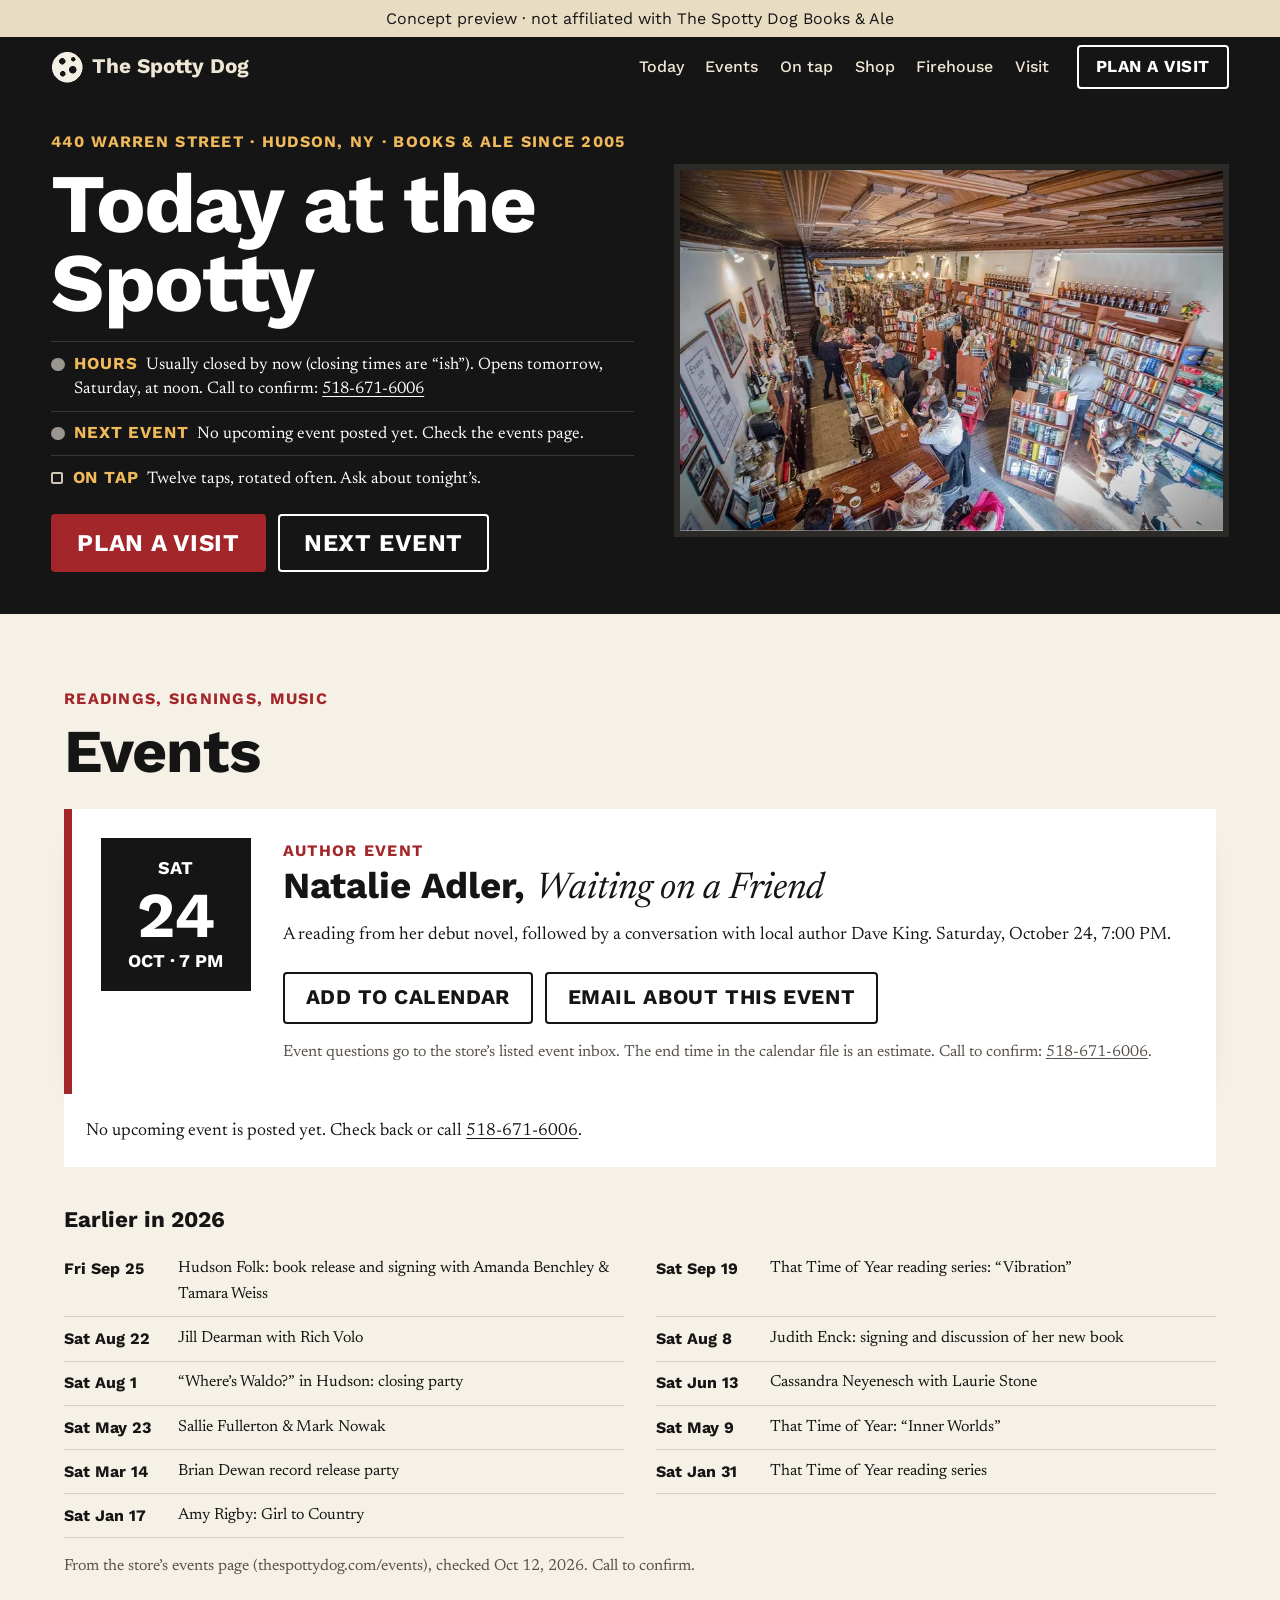
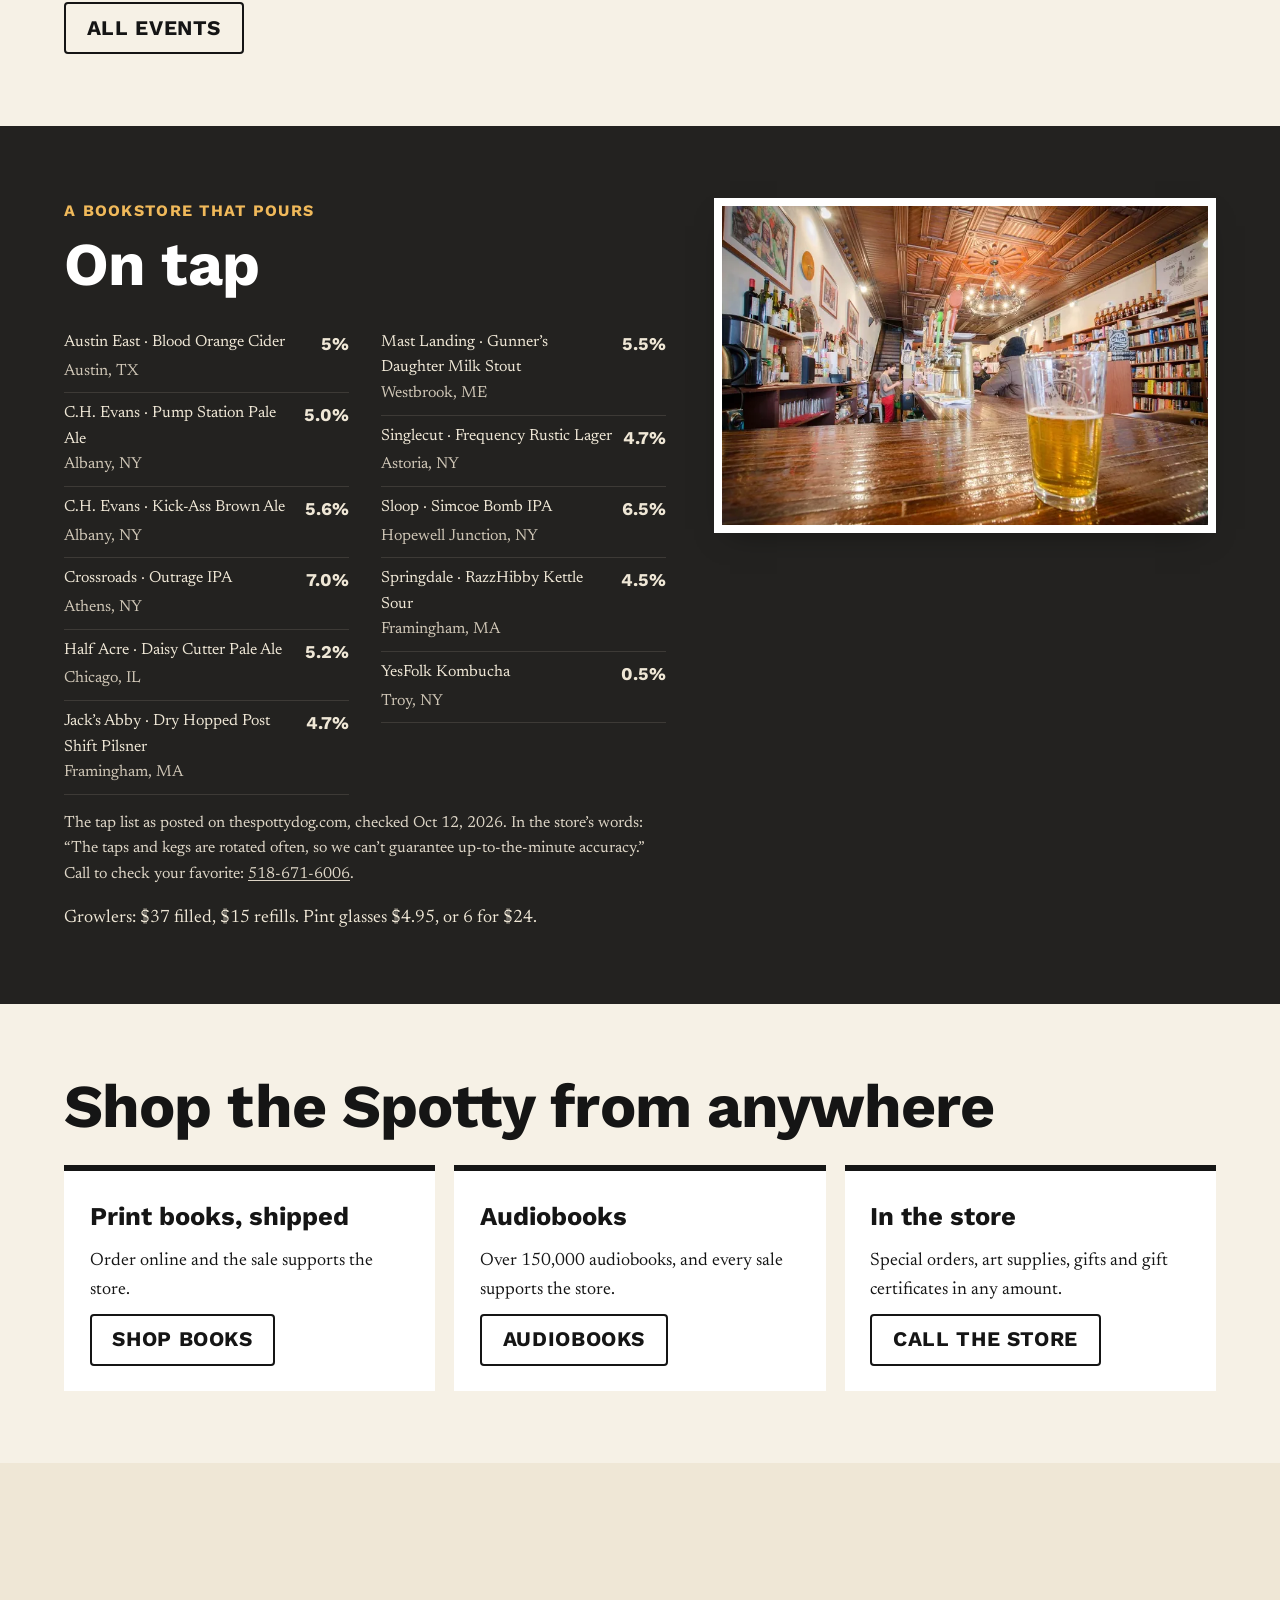
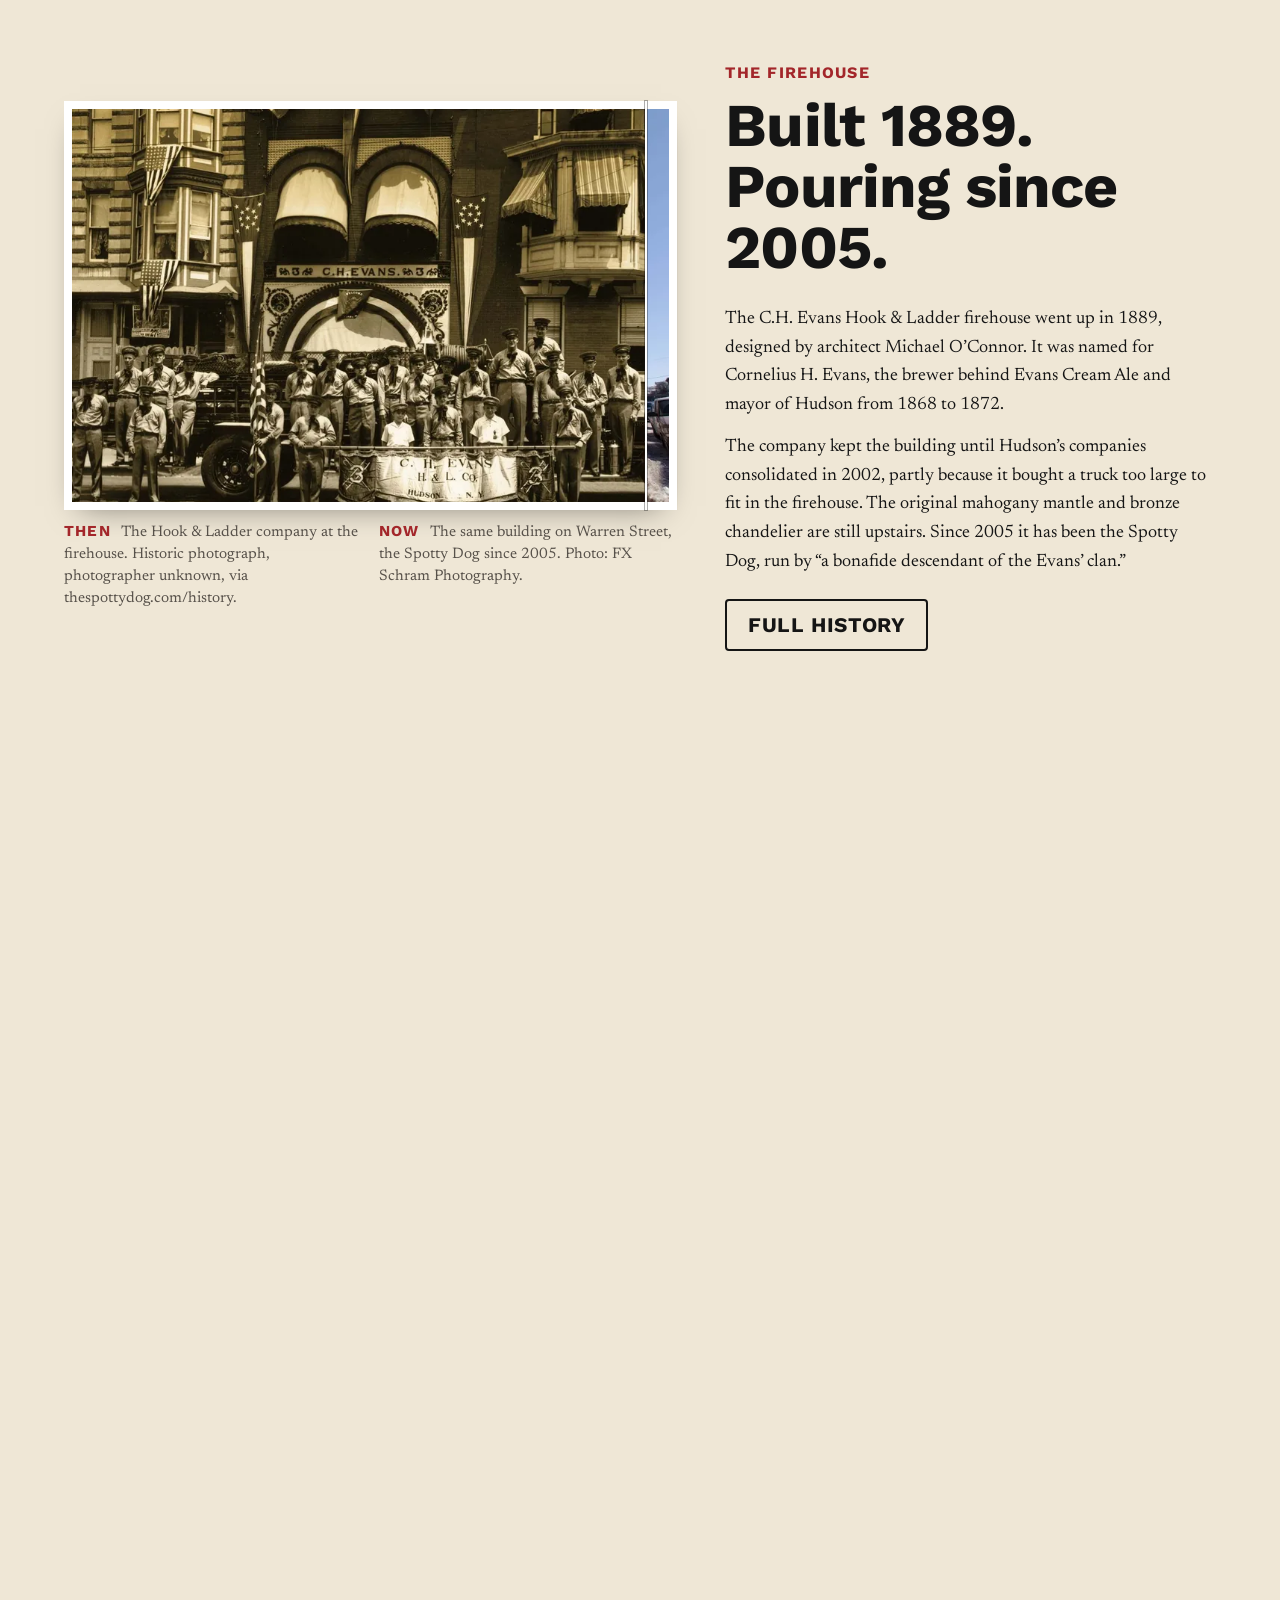
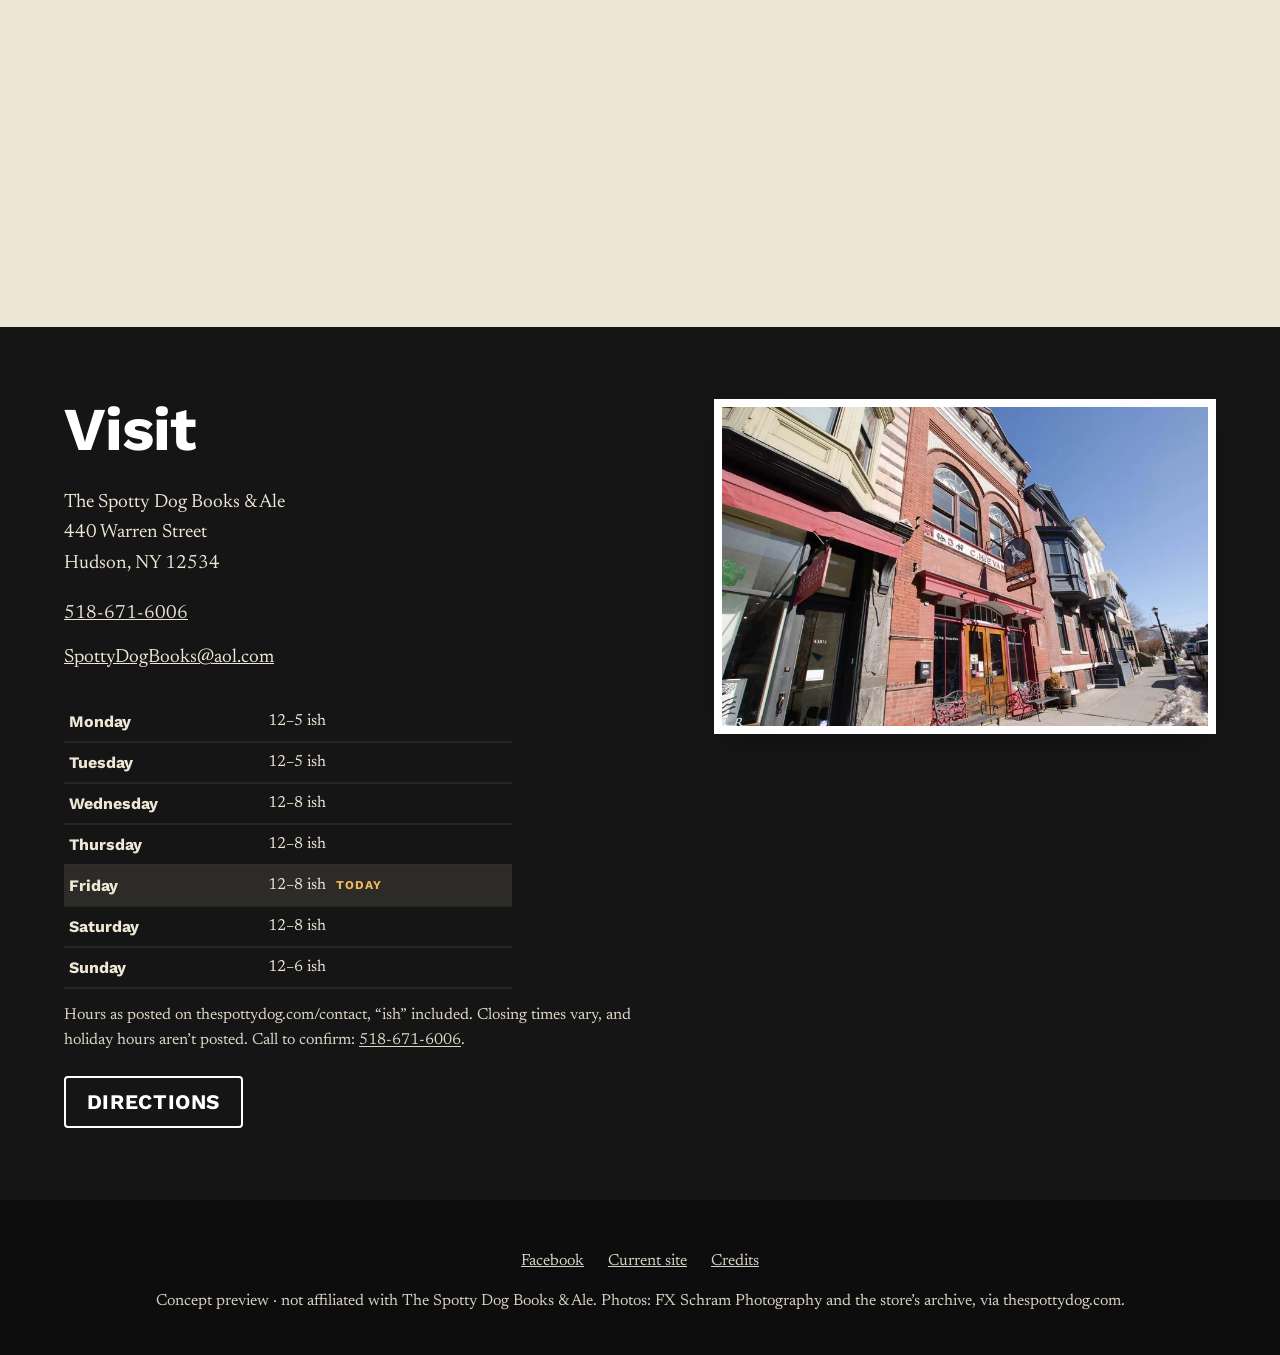
<file: index.html>
<!doctype html>
<html lang="en">
<head>
<meta charset="utf-8">
<meta name="viewport" content="width=device-width, initial-scale=1, viewport-fit=cover">
<title>The Spotty Dog Books &amp; Ale · 440 Warren St, Hudson, NY</title>
<meta name="description" content="Books and ale in the 1889 C.H. Evans firehouse at 440 Warren St, Hudson, NY: today’s hours, the next reading, what’s on tap, and online orders that support the store. 518-671-6006.">
<meta name="theme-color" content="#151515">
<link rel="icon" type="image/png" href="img/favicon.png">
<link rel="preconnect" href="https://fonts.googleapis.com">
<link rel="preconnect" href="https://fonts.gstatic.com" crossorigin>
<link href="https://fonts.googleapis.com/css2?family=Newsreader:ital,wght@0,400;1,400&family=Work+Sans:wght@500;700&display=swap" rel="stylesheet">
<link rel="stylesheet" href="styles.css">
</head>
<body>
<p class="flag" role="note">Concept preview · not affiliated<span class="flag__long"> with The Spotty Dog Books &amp; Ale</span></p>

<header class="nav" id="top">
  <div class="nav__in">
    <a class="brand" href="#top" aria-label="The Spotty Dog, back to top"><img src="img/favicon.png" alt="" width="32" height="32"><span>The Spotty Dog</span></a>
    <nav class="nav__links" aria-label="Main"><a href="#today">Today</a><a href="#events">Events</a><a href="#taps">On tap</a><a href="#shop">Shop</a><a href="#history">Firehouse</a><a href="#visit">Visit</a></nav>
    <a class="btn btn--outline-light btn--hdr" href="#visit">PLAN A VISIT</a>
  </div>
  <nav class="strip" aria-label="Sections"><a href="#today">Today</a><a href="#events">Events</a><a href="#taps">On tap</a><a href="#shop">Shop</a><a href="#history">Firehouse</a><a href="#visit">Visit</a></nav>
</header>

<main>
<section class="hero" id="today" aria-labelledby="hero-h">
  <div class="hero__in">
    <div class="hero__copy">
      <p class="kicker">440 Warren Street · Hudson, NY · Books &amp; Ale since 2005</p>
      <h1 id="hero-h">Today at the Spotty</h1>
      <ul class="today">
        <li class="today__row" data-today-hours><span class="dot dot--closed" aria-hidden="true"></span><span><b>Hours</b> <span data-text>Hours vary. <a href="tel:+15186716006">Call to confirm.</a></span></span></li>
        <li class="today__row" data-today-event><span class="dot dot--later" aria-hidden="true"></span><span><b>Next event</b> <span data-text>Sat, Oct 24, 7 PM: Natalie Adler reads <i>Waiting on a Friend</i>, with Dave King</span></span></li>
        <li class="today__row"><span class="dot dot--plain" aria-hidden="true"></span><span><b>On tap</b> Twelve taps, rotated often. Ask about tonight’s.</span></li>
      </ul>
      <div class="btns"><a class="btn btn--primary btn--lg" href="#visit">PLAN A VISIT</a><a class="btn btn--outline btn--lg" href="#events">NEXT EVENT</a></div>
    </div>
    <div class="hero__media"><picture><source type="image/webp" srcset="img/interior-800.webp 800w, img/interior-1500.webp 1500w" sizes="(min-width:900px) 600px, 92vw"><img class="hero__img" src="img/interior.jpg" alt="Inside the Spotty Dog: book-lined walls and a crowd at the long bar under the firehouse’s original wood-paneled ceiling." width="1500" height="995" fetchpriority="high" decoding="async"></picture></div>
  </div>
</section>

<section class="events" id="events" aria-labelledby="ev-h">
  <div class="wrap">
    <p class="kicker kicker--dark">Readings, signings, music</p>
    <h2 id="ev-h" class="disp">Events</h2>
    <article class="ev" data-event-card data-end="2026-10-25T01:00:00Z">
      <div class="ev__date" aria-hidden="true"><span>Sat</span><b>24</b><span>Oct · 7 PM</span></div>
      <div class="ev__body">
        <p class="ev__tag">Author event</p>
        <h3>Natalie Adler, <i>Waiting on a Friend</i></h3>
        <p>A reading from her debut novel, followed by a conversation with local author Dave King. Saturday, October 24, 7:00 PM.</p>
        <div class="btns"><a class="btn btn--outline" href="cal/2026-10-24-natalie-adler.ics" download>ADD TO CALENDAR</a><a class="btn btn--outline" href="mailto:SpottyDogBooks@aol.com?subject=Question%3A%20Natalie%20Adler%20event%2C%20Oct%2024">EMAIL ABOUT THIS EVENT</a></div>
        <p class="note">Event questions go to the store’s listed event inbox. The end time in the calendar file is an estimate. Call to confirm: <a href="tel:+15186716006">518-671-6006</a>.</p>
      </div>
    </article>
    <p class="none" data-none hidden>No upcoming event is posted yet. Check back or call <a href="tel:+15186716006">518-671-6006</a>.</p>
    <h3 class="sub">Earlier in 2026</h3>
    <ul class="past"><li><time>Fri Sep 25</time><span>Hudson Folk: book release and signing with Amanda Benchley &amp; Tamara Weiss</span></li><li><time>Sat Sep 19</time><span>That Time of Year reading series: “Vibration”</span></li><li><time>Sat Aug 22</time><span>Jill Dearman with Rich Volo</span></li><li><time>Sat Aug 8</time><span>Judith Enck: signing and discussion of her new book</span></li><li><time>Sat Aug 1</time><span>“Where’s Waldo?” in Hudson: closing party</span></li><li><time>Sat Jun 13</time><span>Cassandra Neyenesch with Laurie Stone</span></li><li><time>Sat May 23</time><span>Sallie Fullerton &amp; Mark Nowak</span></li><li><time>Sat May 9</time><span>That Time of Year: “Inner Worlds”</span></li><li><time>Sat Mar 14</time><span>Brian Dewan record release party</span></li><li><time>Sat Jan 31</time><span>That Time of Year reading series</span></li><li><time>Sat Jan 17</time><span>Amy Rigby: Girl to Country</span></li></ul>
    <p class="note">From the store’s events page (thespottydog.com/events), checked Oct 12, 2026. Call to confirm.</p>
    <div class="btns"><a class="btn btn--outline" href="https://www.thespottydog.com/events/all-events/" target="_blank" rel="noopener">ALL EVENTS</a></div>
  </div>
</section>

<section class="taps" id="taps" aria-labelledby="tp-h">
  <div class="wrap taps__in">
    <div>
      <p class="kicker">A bookstore that pours</p>
      <h2 id="tp-h" class="disp disp--light">On tap</h2>
      <ul class="taplist"><li><span>Austin East · Blood Orange Cider</span><b>5%</b><small>Austin, TX</small></li><li><span>C.H. Evans · Pump Station Pale Ale</span><b>5.0%</b><small>Albany, NY</small></li><li><span>C.H. Evans · Kick-Ass Brown Ale</span><b>5.6%</b><small>Albany, NY</small></li><li><span>Crossroads · Outrage IPA</span><b>7.0%</b><small>Athens, NY</small></li><li><span>Half Acre · Daisy Cutter Pale Ale</span><b>5.2%</b><small>Chicago, IL</small></li><li><span>Jack’s Abby · Dry Hopped Post Shift Pilsner</span><b>4.7%</b><small>Framingham, MA</small></li><li><span>Mast Landing · Gunner’s Daughter Milk Stout</span><b>5.5%</b><small>Westbrook, ME</small></li><li><span>Singlecut · Frequency Rustic Lager</span><b>4.7%</b><small>Astoria, NY</small></li><li><span>Sloop · Simcoe Bomb IPA</span><b>6.5%</b><small>Hopewell Junction, NY</small></li><li><span>Springdale · RazzHibby Kettle Sour</span><b>4.5%</b><small>Framingham, MA</small></li><li><span>YesFolk Kombucha</span><b>0.5%</b><small>Troy, NY</small></li></ul>
      <p class="note note--light">The tap list as posted on thespottydog.com, checked Oct 12, 2026. In the store’s words: “The taps and kegs are rotated often, so we can’t guarantee up-to-the-minute accuracy.” Call to check your favorite: <a href="tel:+15186716006">518-671-6006</a>.</p>
      <p class="growler">Growlers: $37 filled, $15 refills. Pint glasses $4.95, or 6 for $24.</p>
    </div>
    <div class="taps__media"><picture><source type="image/webp" srcset="img/pint-bar-800.webp 800w, img/pint-bar-1500.webp 1500w" sizes="(min-width:900px) 620px, 92vw"><img class="framed" src="img/pint-bar.jpg" alt="A pint of pale ale on the Spotty Dog’s polished wooden bar, with shelves of books behind." width="1500" height="1002" loading="lazy" decoding="async"></picture></div>
  </div>
</section>

<section class="shop" id="shop" aria-labelledby="sh-h">
  <div class="wrap">
    <h2 id="sh-h" class="disp">Shop the Spotty from anywhere</h2>
    <div class="ways">
      <div class="way"><h3>Print books, shipped</h3><p>Order online and the sale supports the store.</p><a class="btn btn--outline" href="https://bookshop.org/shop/spottydogbooks" target="_blank" rel="noopener">SHOP BOOKS</a></div>
      <div class="way"><h3>Audiobooks</h3><p>Over 150,000 audiobooks, and every sale supports the store.</p><a class="btn btn--outline" href="https://libro.fm/thespottydog" target="_blank" rel="noopener">AUDIOBOOKS</a></div>
      <div class="way"><h3>In the store</h3><p>Special orders, art supplies, gifts and gift certificates in any amount.</p><a class="btn btn--outline" href="tel:+15186716006">CALL THE STORE</a></div>
    </div>
  </div>
</section>

<section class="history" id="history" aria-labelledby="hi-h">
  <div class="wrap hist" data-scrub-pin>
    <div class="hist__pin">
      <div class="hist__head">
        <p class="kicker kicker--dark">The firehouse</p>
        <h2 id="hi-h" class="disp">Built 1889. Pouring since 2005.</h2>
        <p>The C.H. Evans Hook &amp; Ladder firehouse went up in 1889, designed by architect Michael O’Connor. It was named for Cornelius H. Evans, the brewer behind Evans Cream Ale and mayor of Hudson from 1868 to 1872.</p>
      </div>
      <div class="hist__media" data-scrub><span class="wipe-line" aria-hidden="true"></span><figure class="then"><picture><source type="image/webp" srcset="img/firehouse-history-800.webp 800w, img/firehouse-history-1500.webp 1500w" sizes="(min-width:900px) 640px, 92vw"><img class="framed" src="img/firehouse-history.jpg" alt="A historic photograph of the C.H. Evans Hook &amp; Ladder company posed in front of the firehouse." width="1500" height="1320" loading="lazy" decoding="async"></picture><figcaption><b>Then</b> The Hook &amp; Ladder company at the firehouse. Historic photograph, photographer unknown, via thespottydog.com/history.</figcaption></figure><figure class="now"><picture><source type="image/webp" srcset="img/storefront-800.webp 800w, img/storefront-1500.webp 1500w" sizes="(min-width:900px) 640px, 92vw"><img class="framed" src="img/storefront.jpg" alt="The same firehouse today: the Spotty Dog’s brick storefront on Warren Street." width="1500" height="1003" loading="lazy" decoding="async"></picture><figcaption><b>Now</b> The same building on Warren Street, the Spotty Dog since 2005. Photo: FX Schram Photography.</figcaption></figure></div>
    </div>
    <div class="hist__more">
      <p>The company kept the building until Hudson’s companies consolidated in 2002, partly because it bought a truck too large to fit in the firehouse. The original mahogany mantle and bronze chandelier are still upstairs. Since 2005 it has been the Spotty Dog, run by “a bonafide descendant of the Evans’ clan.”</p>
      <div class="btns"><a class="btn btn--outline" href="https://www.thespottydog.com/history/" target="_blank" rel="noopener">FULL HISTORY</a></div>
    </div>
  </div>
</section>

<section class="visit" id="visit" aria-labelledby="vi-h">
  <div class="wrap vis">
    <div>
      <h2 id="vi-h" class="disp disp--light">Visit</h2>
      <address>The Spotty Dog Books &amp; Ale<br>440 Warren Street<br>Hudson, NY 12534</address>
      <p class="big"><a href="tel:+15186716006">518-671-6006</a><br><a href="mailto:SpottyDogBooks@aol.com">SpottyDogBooks@aol.com</a></p>
      <table class="hours" data-hours><tbody>
        <tr data-day="1"><th>Monday</th><td><span>12–5 ish</span></td></tr><tr data-day="2"><th>Tuesday</th><td><span>12–5 ish</span></td></tr>
        <tr data-day="3"><th>Wednesday</th><td><span>12–8 ish</span></td></tr><tr data-day="4"><th>Thursday</th><td><span>12–8 ish</span></td></tr>
        <tr data-day="5"><th>Friday</th><td><span>12–8 ish</span></td></tr><tr data-day="6"><th>Saturday</th><td><span>12–8 ish</span></td></tr>
        <tr data-day="0"><th>Sunday</th><td><span>12–6 ish</span></td></tr></tbody></table>
      <p class="note note--light">Hours as posted on thespottydog.com/contact, “ish” included. Closing times vary, and holiday hours aren’t posted. Call to confirm: <a href="tel:+15186716006">518-671-6006</a>.</p>
      <div class="btns"><a class="btn btn--outline-light" href="https://www.google.com/maps/dir/?api=1&amp;destination=The%20Spotty%20Dog%20Books%20%26%20Ale%2C%20440%20Warren%20St%2C%20Hudson%2C%20NY%2012534" target="_blank" rel="noopener">DIRECTIONS</a></div>
    </div>
    <div class="vis__media"><picture><source type="image/webp" srcset="img/storefront-800.webp 800w, img/storefront-1500.webp 1500w" sizes="(min-width:900px) 620px, 92vw"><img class="framed" src="img/storefront.jpg" alt="The Spotty Dog’s brick firehouse storefront on Warren Street, with its arched windows." width="1500" height="1003" loading="lazy" decoding="async"></picture></div>
  </div>
</section>
</main>

<footer class="foot">
  <p><a href="https://www.facebook.com/SpottyDogBooks" target="_blank" rel="noopener">Facebook</a><a href="https://www.thespottydog.com/" target="_blank" rel="noopener">Current site</a><a href="credits.html">Credits</a></p>
  <p>Concept preview · not affiliated with The Spotty Dog Books &amp; Ale. Photos: FX Schram Photography and the store’s archive, via thespottydog.com.</p>
</footer>

<div class="mbar" role="navigation" aria-label="Quick actions">
  <a class="btn btn--outline-light" href="tel:+15186716006">CALL</a>
  <a class="btn btn--outline-light" href="#events">EVENTS</a>
  <a class="btn btn--primary" href="https://www.google.com/maps/dir/?api=1&amp;destination=The%20Spotty%20Dog%20Books%20%26%20Ale%2C%20440%20Warren%20St%2C%20Hudson%2C%20NY%2012534" target="_blank" rel="noopener">DIRECTIONS</a>
</div>
<script src="main.js"></script>
<script src="js/gsap.min.js" defer></script>
<script src="js/ScrollTrigger.min.js" defer></script>
<script src="motion.js" defer></script>
</body>
</html>
</file>
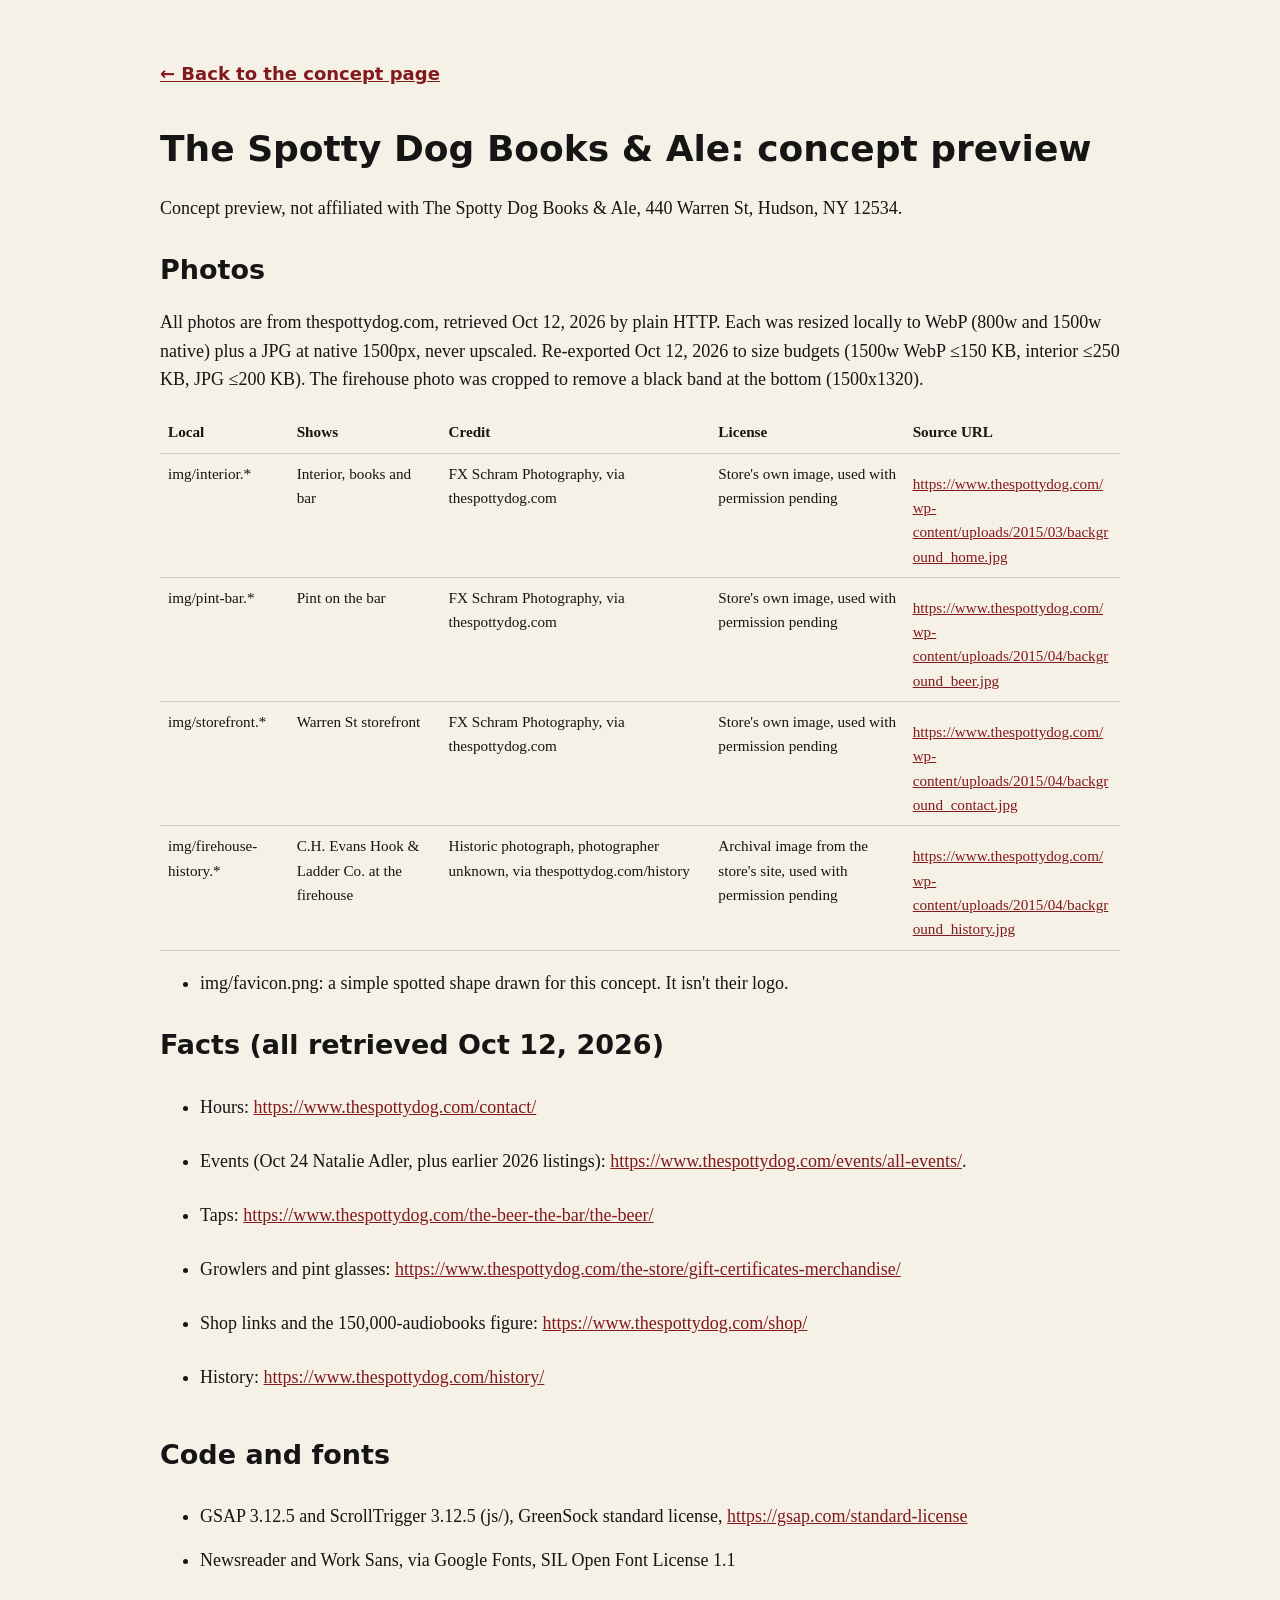
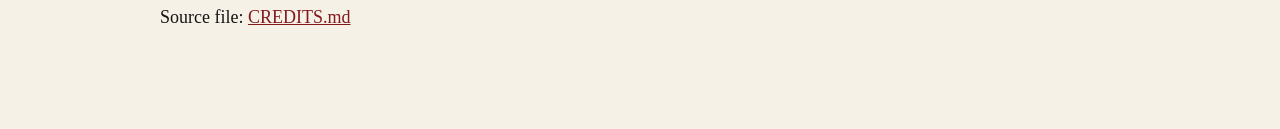
<file: credits.html>
<!doctype html>
<html lang="en"><head><meta charset="utf-8"><meta name="viewport" content="width=device-width, initial-scale=1">
<title>Credits · The Spotty Dog Books &amp; Ale (concept preview)</title>
<meta name="description" content="Photo, fact and code credits for the Spotty Dog Books &amp; Ale concept preview.">
<link rel="icon" type="image/png" href="img/favicon.png">
<style>body{font:18px/1.6 Georgia,serif;background:#f6f1e6;color:#151515;margin:0;padding:2rem 5vw 4rem}main{max-width:60rem;margin:0 auto}h1,h2{font-family:system-ui,sans-serif;line-height:1.15}h2{margin-top:2rem}a{color:#82191d;overflow-wrap:anywhere;display:inline-block;min-height:44px;padding-top:10px}.tw{overflow-x:auto}table{border-collapse:collapse;font-size:.95rem;min-width:40rem}th,td{text-align:left;vertical-align:top;border-bottom:1px solid #d8cfbf;padding:.5rem}.back{font-family:system-ui,sans-serif;font-weight:700}</style>
</head><body><main>
<p><a class="back" href="index.html">← Back to the concept page</a></p>
<h1>The Spotty Dog Books &amp; Ale: concept preview</h1>
<p>Concept preview, not affiliated with The Spotty Dog Books &amp; Ale, 440 Warren St, Hudson, NY 12534.</p>
<h2>Photos</h2>
<p>All photos are from thespottydog.com, retrieved Oct 12, 2026 by plain HTTP. Each was resized locally to WebP (800w and 1500w native) plus a JPG at native 1500px, never upscaled. Re-exported Oct 12, 2026 to size budgets (1500w WebP ≤150 KB, interior ≤250 KB, JPG ≤200 KB). The firehouse photo was cropped to remove a black band at the bottom (1500x1320).</p>
<div class="tw"><table>
<tr><th>Local</th><th>Shows</th><th>Credit</th><th>License</th><th>Source URL</th></tr>
<tr><td>img/interior.*</td><td>Interior, books and bar</td><td>FX Schram Photography, via thespottydog.com</td><td>Store's own image, used with permission pending</td><td><a href="https://www.thespottydog.com/wp-content/uploads/2015/03/background_home.jpg">https://www.thespottydog.com/wp-content/uploads/2015/03/background_home.jpg</a></td></tr>
<tr><td>img/pint-bar.*</td><td>Pint on the bar</td><td>FX Schram Photography, via thespottydog.com</td><td>Store's own image, used with permission pending</td><td><a href="https://www.thespottydog.com/wp-content/uploads/2015/04/background_beer.jpg">https://www.thespottydog.com/wp-content/uploads/2015/04/background_beer.jpg</a></td></tr>
<tr><td>img/storefront.*</td><td>Warren St storefront</td><td>FX Schram Photography, via thespottydog.com</td><td>Store's own image, used with permission pending</td><td><a href="https://www.thespottydog.com/wp-content/uploads/2015/04/background_contact.jpg">https://www.thespottydog.com/wp-content/uploads/2015/04/background_contact.jpg</a></td></tr>
<tr><td>img/firehouse-history.*</td><td>C.H. Evans Hook &amp; Ladder Co. at the firehouse</td><td>Historic photograph, photographer unknown, via thespottydog.com/history</td><td>Archival image from the store's site, used with permission pending</td><td><a href="https://www.thespottydog.com/wp-content/uploads/2015/04/background_history.jpg">https://www.thespottydog.com/wp-content/uploads/2015/04/background_history.jpg</a></td></tr>
</table></div>
<ul>
<li>img/favicon.png: a simple spotted shape drawn for this concept. It isn't their logo.</li>
</ul>
<h2>Facts (all retrieved Oct 12, 2026)</h2>
<ul>
<li>Hours: <a href="https://www.thespottydog.com/contact/">https://www.thespottydog.com/contact/</a></li>
<li>Events (Oct 24 Natalie Adler, plus earlier 2026 listings): <a href="https://www.thespottydog.com/events/all-events/">https://www.thespottydog.com/events/all-events/</a>.</li>
<li>Taps: <a href="https://www.thespottydog.com/the-beer-the-bar/the-beer/">https://www.thespottydog.com/the-beer-the-bar/the-beer/</a></li>
<li>Growlers and pint glasses: <a href="https://www.thespottydog.com/the-store/gift-certificates-merchandise/">https://www.thespottydog.com/the-store/gift-certificates-merchandise/</a></li>
<li>Shop links and the 150,000-audiobooks figure: <a href="https://www.thespottydog.com/shop/">https://www.thespottydog.com/shop/</a></li>
<li>History: <a href="https://www.thespottydog.com/history/">https://www.thespottydog.com/history/</a></li>
</ul>
<h2>Code and fonts</h2>
<ul>
<li>GSAP 3.12.5 and ScrollTrigger 3.12.5 (js/), GreenSock standard license, <a href="https://gsap.com/standard-license">https://gsap.com/standard-license</a></li>
<li>Newsreader and Work Sans, via Google Fonts, SIL Open Font License 1.1</li>
</ul>
<p>Source file: <a href="CREDITS.md">CREDITS.md</a></p>
</main></body></html>
</file>
<file: styles.css>
:root{--ink:#151515;--char:#232220;--red:#a3262a;--red-d:#82191d;--paper:#f6f1e6;--cream:#efe7d6;--muted:#57514a;--line:#d8cfbf;--disp:"Work Sans",system-ui,sans-serif;--body:"Newsreader",Georgia,serif;--safe:env(safe-area-inset-bottom,0px)}
*{box-sizing:border-box;margin:0;padding:0}
html{scroll-behavior:smooth;scroll-padding-top:80px}
body{font-family:var(--body);background:var(--paper);color:var(--ink);font-size:18px;line-height:1.6;overflow-x:hidden}
img{display:block;max-width:100%;height:auto}
a{color:inherit}
:focus-visible{outline:3px solid #e2a93b;outline-offset:3px}
.wrap{width:min(1180px,90vw);margin:0 auto}
.flag{white-space:nowrap;overflow:hidden;text-overflow:ellipsis;background:#e8dcc2;color:var(--ink);font-family:var(--disp);font-size:1rem;text-align:center;padding:.35rem 1rem}
.nav{position:sticky;top:0;z-index:30;background:var(--ink);color:var(--cream);font-family:var(--disp)}
.nav__in{display:flex;align-items:center;gap:1rem;padding:.45rem 4vw;min-height:60px}
.brand{display:inline-flex;align-items:center;gap:.55rem;min-height:44px;min-width:44px;text-decoration:none;font-weight:700;font-size:1.3rem;white-space:nowrap}
.nav__links{display:flex;gap:.6rem;margin-left:auto;font-weight:500;font-size:1rem}
.nav__links a,.strip a{text-decoration:none;min-height:44px;min-width:44px;justify-content:center;padding:0 6px;display:inline-flex;align-items:center}
.nav__links a:hover{color:#f0b95a}
.strip{display:none}
.btns{display:flex;flex-wrap:wrap;gap:.75rem;margin-top:1.4rem}
.btn{display:inline-flex;align-items:center;justify-content:center;min-height:52px;padding:.2em 1em;font-family:var(--disp);font-weight:700;font-size:1.3rem;line-height:1;letter-spacing:.03em;text-transform:uppercase;text-decoration:none;white-space:nowrap;border:2px solid transparent;border-radius:4px;cursor:pointer;transition:background .2s,color .2s}
.btn:hover,.btn:focus,.btn:focus-visible,.btn:active{text-decoration:none}
.btn--lg{min-height:58px;font-size:1.5rem}
.btn--hdr{min-height:44px;font-size:1.05rem;margin-left:.4rem}
.btn--primary{background:var(--red);border-color:var(--red);color:#fff}.btn--primary:hover{background:var(--red-d);border-color:var(--red-d)}
.btn--outline{border-color:var(--ink);color:var(--ink)}.btn--outline:hover{background:var(--ink);color:#fff}
.btn--outline-light{border-color:#fff;color:#fff}.btn--outline-light:hover{background:#fff;color:var(--ink)}
.kicker{font-family:var(--disp);font-weight:700;text-transform:uppercase;letter-spacing:.08em;font-size:1rem;color:#f0b95a;margin-bottom:.6rem}
.kicker--dark{color:var(--red)}
.disp{font-family:var(--disp);font-weight:700;line-height:1;font-size:clamp(2.2rem,5vw,3.8rem);margin-bottom:.45em;letter-spacing:-.015em}
.disp--light{color:#fff}
.sub{font-family:var(--disp);font-weight:700;font-size:1.4rem;margin:2.2rem 0 .6rem}
.note{font-size:1rem;color:var(--muted);margin-top:1rem}.note a,.none a{font-weight:400;text-decoration:underline;text-underline-offset:.15em;display:inline-flex;align-items:center;min-height:44px;padding:0;margin:-10px 0}
.note--light{color:#ddd5c6}
.dot{flex:none;display:inline-block;width:.8em;height:.8em;border-radius:50%;background:#9a958f;margin-top:.4em}
.dot--open{background:#35b86b}.dot--later{background:transparent;border:3px solid #f2c230}.dot--closed{background:#9a958f}
/* hero / today */
.hero{background:var(--ink);color:#fff;padding:2rem 0 2.6rem}
.hero__in{width:min(1240px,92vw);margin:0 auto;display:grid;grid-template-columns:1.05fr 1fr;gap:2.5rem;align-items:center}
.hero h1{font-family:var(--disp);font-weight:700;font-size:clamp(2.6rem,6.5vw,5.2rem);line-height:.95;letter-spacing:-.02em}
.today{list-style:none;margin-top:1.2rem;display:grid;gap:.55rem}
.today__row{display:flex;gap:.6rem;align-items:flex-start;font-size:1.05rem;line-height:1.45;border-top:1px solid #3a3835;padding-top:.55rem}
.today__row b{font-family:var(--disp);font-weight:700;text-transform:uppercase;letter-spacing:.05em;color:#f0b95a;margin-right:.3rem}
.hero .btn--outline{border-color:#fff;color:#fff}.hero .btn--outline:hover{background:#fff;color:var(--ink)}
.hero__media img{width:100%;max-width:1500px;border:6px solid #2c2a27}
/* events */
.events{padding:4.5rem 0}
.ev{display:grid;grid-template-columns:150px 1fr;gap:2rem;background:#fff;padding:1.8rem;border-left:8px solid var(--red);box-shadow:0 18px 36px -28px rgba(0,0,0,.4)}
.ev__date{background:var(--ink);color:#fff;display:flex;flex-direction:column;align-items:center;justify-content:center;font-family:var(--disp);font-weight:700;text-transform:uppercase;padding:1rem;align-self:start}
.ev__date b{font-size:4rem;line-height:1}
.ev__tag{font-family:var(--disp);font-weight:700;text-transform:uppercase;letter-spacing:.08em;font-size:1rem;color:var(--red)}
.ev h3{font-family:var(--disp);font-weight:700;font-size:clamp(1.6rem,3vw,2.3rem);line-height:1.1;margin:.2rem 0 .6rem}
.none{font-size:1.1rem;padding:1.4rem;background:#fff}
.past{list-style:none;display:grid;grid-template-columns:1fr 1fr;gap:0 2rem}
.past li{display:grid;grid-template-columns:6.5rem 1fr;gap:.6rem;padding:.55rem 0;border-bottom:1px solid var(--line);font-size:1rem}
.past time{font-family:var(--disp);font-weight:700}
/* taps */
.taps{background:var(--char);color:var(--cream);padding:4.5rem 0}
.taps__in,.hist,.vis{display:grid;grid-template-columns:1.2fr 1fr;gap:3rem;align-items:start}
.taplist{list-style:none;columns:2;column-gap:2rem}
.taplist li{break-inside:avoid;display:grid;grid-template-columns:1fr auto;gap:0 .6rem;padding:.5rem 0;border-bottom:1px solid #3d3a36}
.taplist span{font-weight:400;font-size:1rem}.taplist b{font-family:var(--disp)}.taplist small{grid-column:1/-1;color:#cfc6b6;font-size:1rem}
.growler{margin-top:1rem}
.framed{aspect-ratio:3/2;object-fit:cover;width:100%;max-width:1500px;border:8px solid #fff;box-shadow:0 12px 30px -16px rgba(0,0,0,.5)}
/* shop */
.shop{padding:4.5rem 0}
.ways{display:grid;grid-template-columns:repeat(3,1fr);gap:1.2rem}
.way{background:#fff;padding:1.6rem;display:flex;flex-direction:column;gap:.6rem;border-top:6px solid var(--ink)}
.way h3{font-family:var(--disp);font-weight:700;font-size:1.6rem}
.way p{flex:1}
.way .btn{align-self:flex-start}
.history{padding:4.5rem 0;background:var(--cream)}
.history p+p{margin-top:.8rem}
.hist__media .framed{aspect-ratio:auto}
.hist__media figure+figure{margin-top:1.4rem}
figcaption{font-size:.95rem;color:var(--muted);margin-top:.6rem;line-height:1.45}figcaption b{font-family:var(--disp);font-weight:700;text-transform:uppercase;letter-spacing:.08em;color:var(--red);margin-right:.4rem}
.ev h3 i,.disp i,h1 i,.way h3 i{font-family:var(--body);font-style:italic;font-weight:400}
.foot p:first-child a{min-width:44px;justify-content:center}
.visit{background:var(--ink);color:var(--cream);padding:4.5rem 0}
address{font-style:normal;font-size:1.2rem}
.big{font-size:1.2rem;font-weight:400;margin:.8rem 0 1.2rem}.big a{display:inline-flex;min-height:44px;align-items:center}
.hours{width:100%;max-width:28rem;border-collapse:collapse}
.hours th,.hours td{text-align:left;padding:.45rem .3rem;border-bottom:1px solid #3a3835;font-size:1rem}
.hours th{font-family:var(--disp);font-weight:700}
.hours th{white-space:nowrap}.hours td{white-space:nowrap}
.hours tr.is-today{background:#2d2b28}
.today-tag{display:inline-block;margin-left:.6rem;font-family:var(--disp);font-weight:700;font-size:.75rem;letter-spacing:.08em;text-transform:uppercase;color:#f0b95a;vertical-align:middle}
.foot{background:#0d0d0d;color:#d8d0c2;padding:2.5rem 5vw;text-align:center;font-size:1rem;display:grid;gap:.3rem}
.foot p:first-child{display:flex;gap:1.5rem;justify-content:center}
.foot a{display:inline-flex;min-height:44px;align-items:center}
.mbar{display:none}
@media (max-width:899px){
  .mbar{display:grid;grid-template-columns:1fr 1.15fr minmax(36%,1.5fr);gap:.45rem;position:fixed;left:0;right:0;bottom:0;z-index:40;background:var(--ink);padding:8px 8px calc(8px + var(--safe));min-height:calc(68px + var(--safe));box-shadow:0 -6px 20px rgba(0,0,0,.3)}
  .mbar .btn{min-height:52px;font-size:1.05rem;padding:.2em .35em}
  body{padding-bottom:calc(76px + var(--safe))}
  .hero__in,.taps__in,.hist,.vis{grid-template-columns:1fr}
  .hero__media{max-width:640px}
  .ways{grid-template-columns:1fr}
}
@media (max-width:820px){
  .nav__links{display:none}
  .btn--hdr{margin-left:auto}
  .strip{display:flex;overflow-x:auto;white-space:nowrap;padding:0 4vw;height:44px;background:#262523;font-weight:500;font-size:1rem;scrollbar-width:none}
  .strip::-webkit-scrollbar{display:none}
  .strip a{padding:0 11px}
  .strip{gap:0;padding-right:12vw;-webkit-mask-image:linear-gradient(90deg,#000 85%,transparent);mask-image:linear-gradient(90deg,#000 85%,transparent)}
  html{scroll-padding-top:120px}
  .past{grid-template-columns:1fr}
}
@media (max-width:600px){
  .taplist{columns:1}
  .ev{grid-template-columns:1fr;padding:1.2rem}
  .ev__date{flex-direction:row;gap:.6rem;justify-content:flex-start}
  .ev__date b{font-size:2rem}
}
@media (max-width:480px){
  .hero{padding:1.3rem 0 2rem}
  .hero h1{font-size:2.5rem}
  .today__row{font-size:1rem}
  .btn{font-size:1.1rem}.btn--lg{font-size:1.2rem;min-height:54px}
  .hero .btns{display:grid;grid-template-columns:1.15fr 1fr;gap:.6rem;margin-top:1rem}
  .hero .btns .btn{padding:.2em .4em;letter-spacing:.01em}
  .hero__in>*{min-width:0}
  .brand{font-size:1.1rem}.btn--hdr{font-size:.95rem;padding:.2em .6em}
  .ev .btns{display:grid;grid-template-columns:1fr}
  .flag{font-size:.85rem;padding:.25rem .5rem}.flag__long{display:none}
}
@media (prefers-reduced-motion:reduce){html{scroll-behavior:auto}}
.today a{display:inline-flex;align-items:center;min-height:44px;margin:-11px 0;font-weight:400;text-decoration:underline;text-underline-offset:.15em}
.dot--plain{background:transparent;border-radius:2px;border:2px solid #cfc6b6;width:.7em;height:.7em}
/* signature scrub (motion.js adds .is-scrub only when motion is allowed) */
.hist__media.is-scrub{display:grid;grid-template-columns:1fr 1fr;gap:0 1rem}
.hist__media.is-scrub figure{display:contents}
.hist__media.is-scrub picture{grid-row:1;grid-column:1/-1}
.hist__media.is-scrub img{aspect-ratio:3/2;object-fit:cover;object-position:50% 30%}
.hist__media.is-scrub .now img{position:relative;z-index:1}
.hist__media.is-scrub figcaption{grid-row:2;opacity:1}
.hist__media.is-scrub .then figcaption{grid-column:1}.hist__media.is-scrub .now figcaption{grid-column:2}
.hist__media.is-scrub figure+figure{margin-top:0}
@media (min-width:900px){.hist__media:not(.is-scrub){display:grid;grid-template-columns:1fr;gap:1.2rem}.hist__media:not(.is-scrub) figure+figure{margin-top:0}.hist__media:not(.is-scrub) .framed{aspect-ratio:3/2;object-position:50% 30%}}

/* history layout: copy + then/now; at >=900 image left, story right, pinned together */
.hist__head p+p,.hist__more p+p{margin-top:.8rem}
.hist__more{margin-top:.8rem}
.hist__pin{display:grid;gap:1.4rem}
.wipe-line{display:none}
@media (min-width:900px){
  .hist{grid-template-columns:1.25fr 1fr;grid-template-areas:"media head" "media more";gap:0 3rem;align-items:start}
  .hist__pin{display:contents}
  .hist__head{grid-area:head;align-self:end}.hist__more{grid-area:more}
  .hist .hist__media{grid-area:media;align-self:center}
  .hist.is-scrub{align-content:center;min-height:calc(100vh - var(--navh,60px))}
}
.hist__media.is-scrub{position:relative}
.hist__media.is-scrub .wipe-line{display:block;grid-row:1;grid-column:1/-1;justify-self:start;position:relative;left:100%;width:2px;margin-left:-1px;background:#fff;box-shadow:0 0 0 1px rgba(21,21,21,.35);z-index:2;pointer-events:none}
@media (max-width:899px){
  .hist.is-scrub .hist__pin{min-height:var(--pinh,100vh);align-content:center;gap:.9rem;background:var(--cream)}
  .hist.is-scrub .hist__head .disp{margin-bottom:.3em}
  .hist__media.is-scrub figcaption{font-size:.85rem}
}
@media (max-width:379px){.hist.is-scrub .hist__head p:not(.kicker){font-size:1rem;line-height:1.5}.hist.is-scrub .hist__head .kicker{margin-bottom:.3rem}}

/* DD3: one filled button per first screen below 900px; hero PLAN A VISIT becomes outline (CSS only) */
@media (max-width:899px){
  .hero .btn--primary{background:transparent;border-color:#fff;color:#fff;text-transform:uppercase;text-decoration:none;min-height:54px}
  .hero .btn--primary:hover{background:#fff;border-color:#fff;color:var(--ink)}
}
</file>
